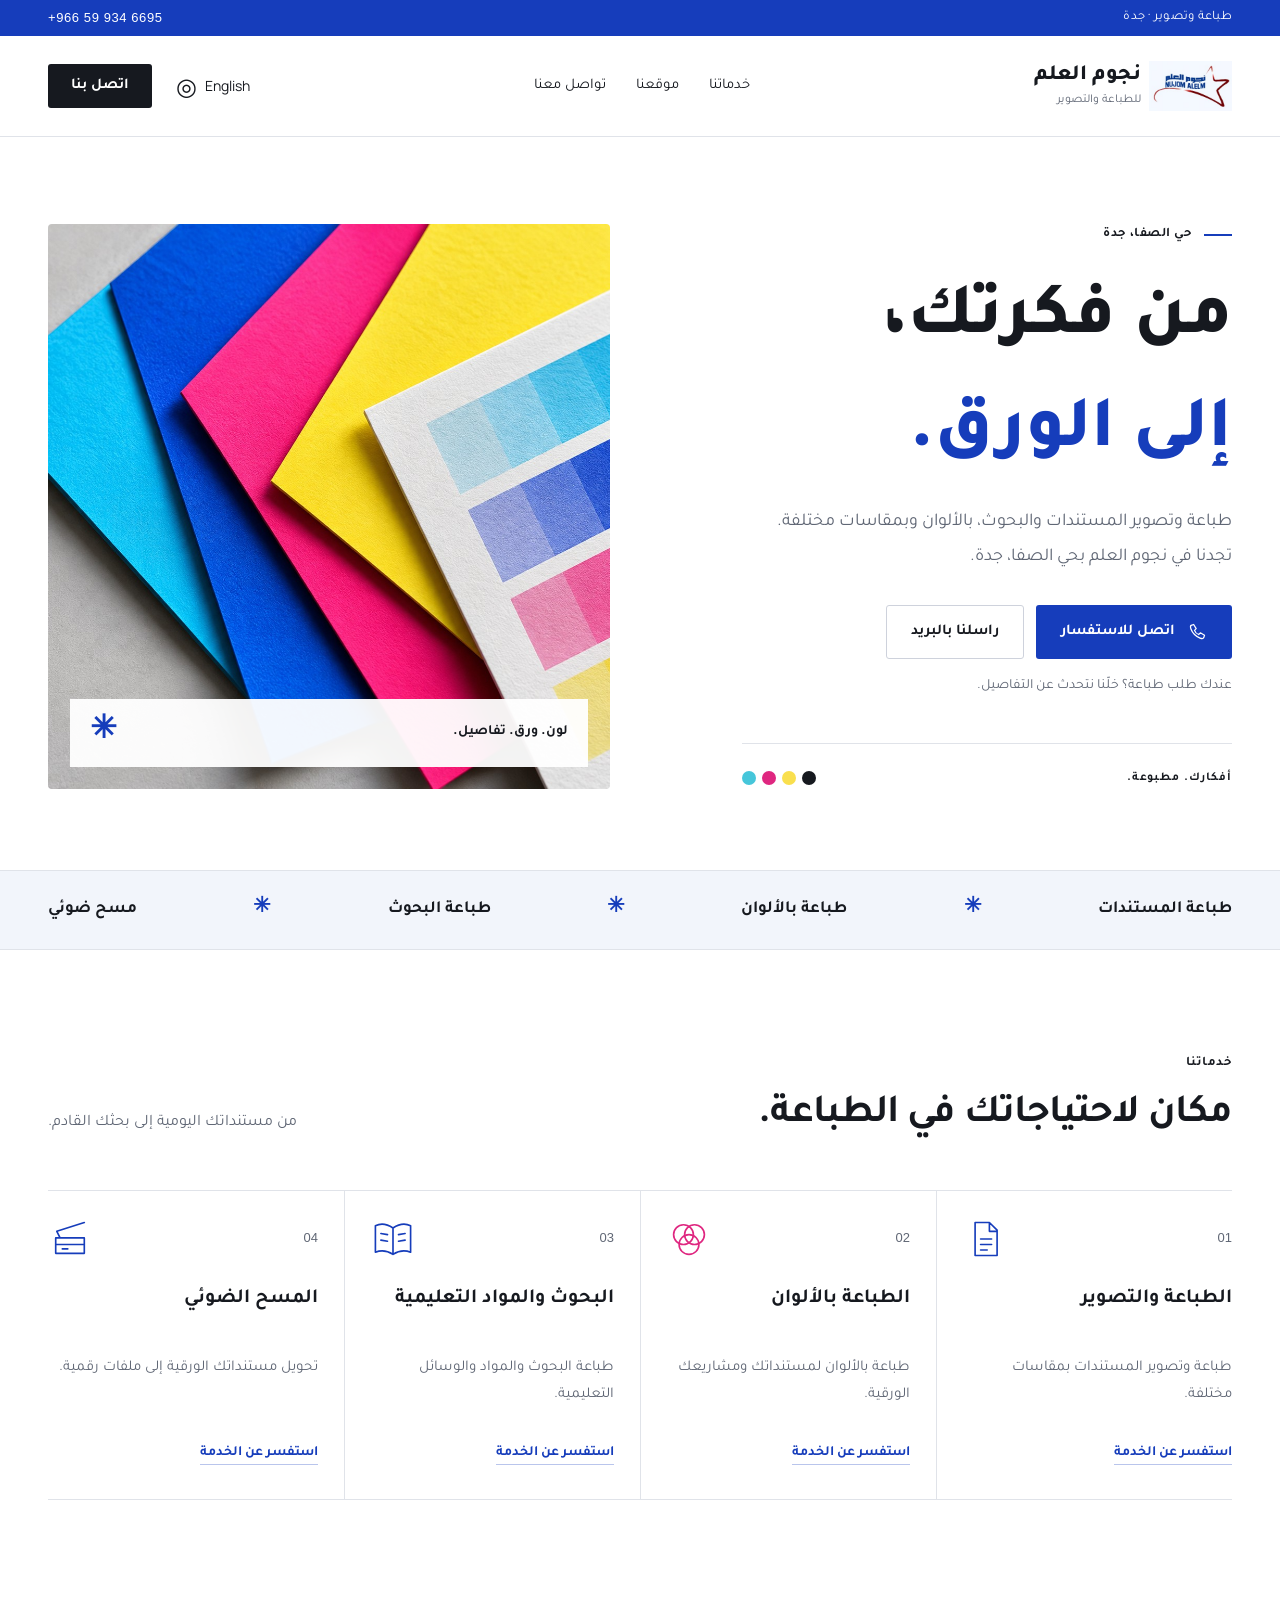
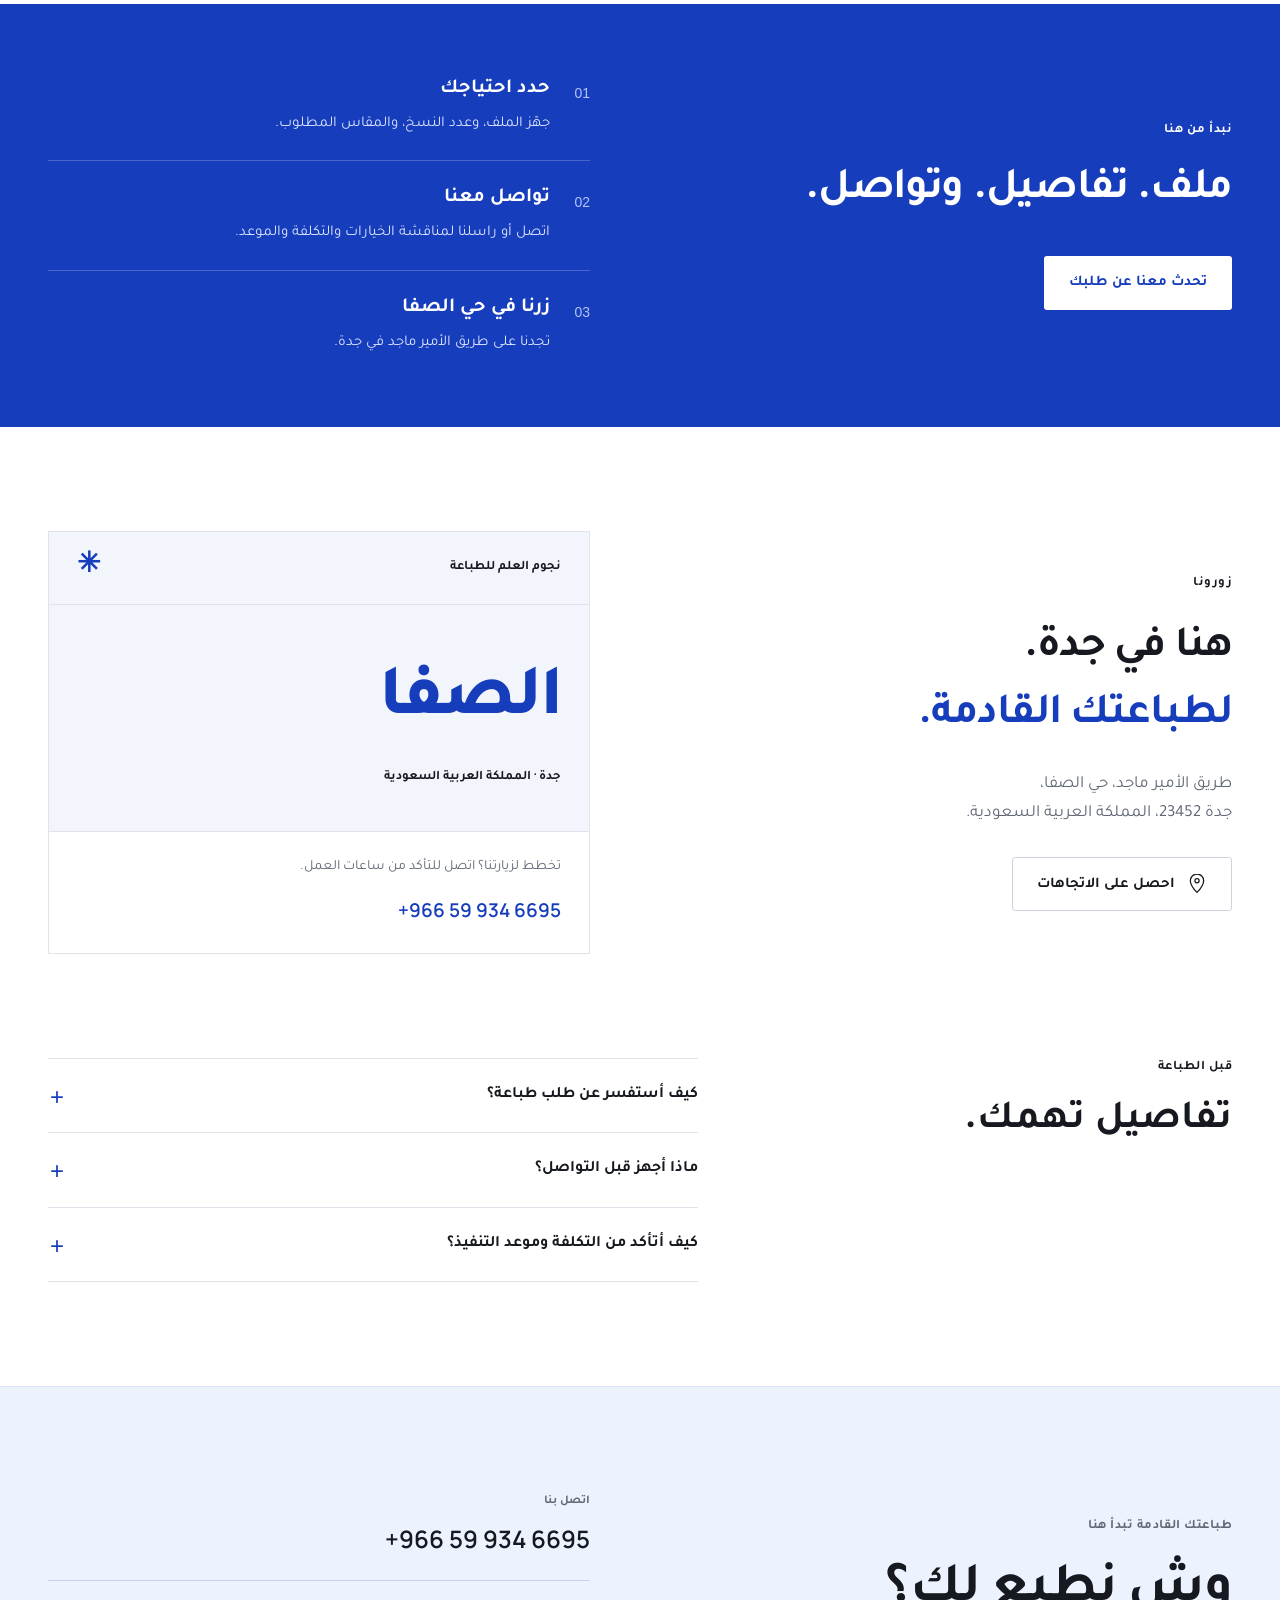
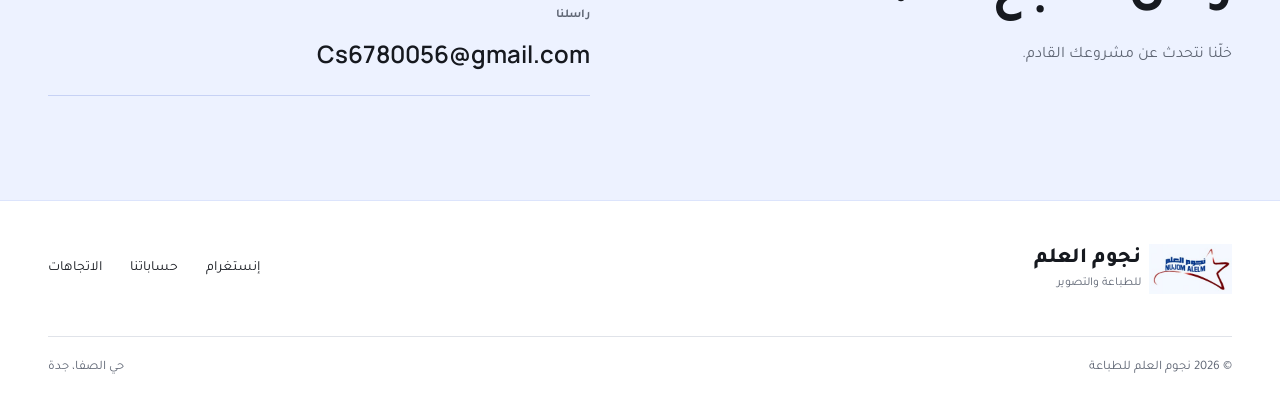
<file: index.html>
<!doctype html>
<html lang="ar" dir="rtl">
<head>
  <meta charset="utf-8">
  <meta name="viewport" content="width=device-width, initial-scale=1">
  <meta name="theme-color" content="#163dbb">
  <title>نجوم العلم للطباعة | طباعة وتصوير في جدة</title>
  <meta name="description" content="نجوم العلم للطباعة في حي الصفا، جدة. طباعة وتصوير المستندات والبحوث والطباعة بالألوان والمسح الضوئي. اتصل بنا أو تواصل بالبريد الإلكتروني.">
  <link rel="icon" type="image/svg+xml" href="data:image/svg+xml,%3Csvg%20xmlns='http://www.w3.org/2000/svg'%20viewBox='0%200%2032%2032'%3E%3Crect%20width='32'%20height='32'%20rx='6'%20fill='%23163dbb'/%3E%3Cpath%20d='m16%205%203%207%208%201-6%205%202%208-7-4-7%204%202-8-6-5%208-1z'%20fill='white'/%3E%3C/svg%3E">
  <link rel="stylesheet" href="assets/fonts.css">
  <link rel="stylesheet" href="styles.css">
  <script src="script.js" defer></script>
<link rel="alternate" hreflang="ar" href="https://nujom-al-elm-printing.jone77.chatgpt.site/"><link rel="alternate" hreflang="en" href="https://nujom-al-elm-printing.jone77.chatgpt.site/en/index.html"><link rel="alternate" hreflang="x-default" href="https://nujom-al-elm-printing.jone77.chatgpt.site/"><link rel="canonical" href="https://nujom-al-elm-printing.jone77.chatgpt.site/"></head>
<body>
  <a class="skip-link" href="#main" data-en="Skip to content">انتقل إلى المحتوى</a>
  <div class="topline"><div class="container topline-inner"><span data-en="PRINTING &amp; COPYING · JEDDAH">طباعة وتصوير · جدة</span><a href="tel:+966599346695"><bdi>+966 59 934 6695</bdi></a></div></div>
  <header class="header">
    <div class="container nav-bar">
      <a class="brand" href="#" aria-label="نجوم العلم للطباعة" data-en-aria="Nujom Al Elm Printing"><img src="assets/logo.png" width="96" height="68" alt="شعار نجوم العلم" data-en-alt="Nujom Al Elm logo"><span><strong data-en="Nujom Al Elm">نجوم العلم</strong><small data-en="PRINTING &amp; COPYING">للطباعة والتصوير</small></span></a>
      <nav id="navigation" aria-label="التنقل الرئيسي" data-en-aria="Main navigation"><a href="#services" data-en="Our services">خدماتنا</a><a href="#visit" data-en="Find us">موقعنا</a><a href="#contact" data-en="Contact">تواصل معنا</a></nav>
      <div class="nav-actions"><a class="language" href="en/index.html" lang="en" hreflang="en" aria-label="View this website in English">English <span aria-hidden="true">◎</span></a><a class="button nav-call" href="tel:+966599346695" data-en="Call us">اتصل بنا</a><button class="menu-toggle" type="button" aria-controls="navigation" aria-expanded="false" aria-label="فتح القائمة" data-en-aria="Open menu"><span></span><span></span></button></div>
    </div>
  </header>
  <main id="main">
    <section class="hero container">
      <div class="hero-copy">
        <div class="eyebrow"><span class="small-line"></span><span data-en="AL SAFA, JEDDAH">حي الصفا، جدة</span></div>
        <h1><span data-en="From your idea,">من فكرتك،</span><br><span class="blue" data-en="to the page.">إلى الورق.</span></h1>
        <p class="hero-description" data-en="Document copying, research printing and color printing in different sizes. Visit Nujom Al Elm in Al Safa, Jeddah.">طباعة وتصوير المستندات والبحوث، بالألوان وبمقاسات مختلفة. تجدنا في نجوم العلم بحي الصفا، جدة.</p>
        <div class="hero-actions"><a class="button button-blue" href="tel:+966599346695"><svg aria-hidden="true" viewbox="0 0 24 24"><path d="M8 3 5 4c-2 1 0 7 4 11s10 6 11 4l1-3-5-3-2 2c-3-1-4-2-5-5l2-2z"></path></svg><span data-en="Call for enquiries">اتصل للاستفسار</span></a><a class="button button-outline email-link" href="mailto:Cs6780056@gmail.com" data-en="Email us">راسلنا بالبريد</a></div>
        <p class="hero-note" data-en="Have a print job in mind? Let's talk about it.">عندك طلب طباعة؟ خلّنا نتحدث عن التفاصيل.</p>
        <div class="hero-bottom"><span data-en="YOUR IDEAS. IN PRINT.">أفكارك. مطبوعة.</span><div class="color-dots" aria-hidden="true"><i></i><i></i><i></i><i></i></div></div>
      </div>
      <figure class="hero-visual"><img src="assets/print-paper.jpg" alt="عينات ورق وألوان للطباعة، صورة توضيحية" data-en-alt="Illustrative paper samples and printing colors" width="1400" height="1050" fetchpriority="high"><figcaption><span data-en="COLOR. PAPER. DETAIL.">لون. ورق. تفاصيل.</span><span class="caption-mark" aria-hidden="true">✳</span></figcaption></figure>
    </section>
    <div class="service-band"><div class="container"><span data-en="Document printing">طباعة المستندات</span><i aria-hidden="true">✳</i><span data-en="Color printing">طباعة بالألوان</span><i aria-hidden="true">✳</i><span data-en="Research printing">طباعة البحوث</span><i aria-hidden="true">✳</i><span data-en="Scanning">مسح ضوئي</span></div></div>
    <section id="services" class="services container section-space">
      <div class="section-heading"><div><p class="eyebrow" data-en="WHAT WE DO">خدماتنا</p><h2 data-en="A place for your printing needs.">مكان لاحتياجاتك في الطباعة.</h2></div><p data-en="From everyday documents to your next research project.">من مستنداتك اليومية إلى بحثك القادم.</p></div>
      <div class="service-grid">
        <article class="service"><div class="service-top"><span class="service-number">01</span><svg aria-hidden="true" viewbox="0 0 40 40"><path d="M11 5h13l7 7v23H11zM24 5v8h7M16 20h10M16 25h10M16 30h6"></path></svg></div><h3 data-en="Printing &amp; copying">الطباعة والتصوير</h3><p data-en="Print and copy documents in different sizes.">طباعة وتصوير المستندات بمقاسات مختلفة.</p><a class="service-link email-link" href="mailto:Cs6780056@gmail.com" data-en="Ask about this service">استفسر عن الخدمة</a></article>
        <article class="service"><div class="service-top"><span class="service-number">02</span><svg aria-hidden="true" viewbox="0 0 40 40"><circle cx="15" cy="16" r="9"></circle><circle cx="25" cy="16" r="9"></circle><circle cx="20" cy="25" r="9"></circle></svg></div><h3 data-en="Color printing">الطباعة بالألوان</h3><p data-en="Color printing for your documents and paper projects.">طباعة بالألوان لمستنداتك ومشاريعك الورقية.</p><a class="service-link email-link" href="mailto:Cs6780056@gmail.com" data-en="Ask about this service">استفسر عن الخدمة</a></article>
        <article class="service"><div class="service-top"><span class="service-number">03</span><svg aria-hidden="true" viewbox="0 0 40 40"><path d="M20 10c-6-4-12-4-16-2v24c5-2 10-2 16 2 6-4 11-4 16-2V8c-4-2-10-2-16 2zM20 10v24M9 15l6 1M25 16l6-1M9 21l6 1M25 22l6-1"></path></svg></div><h3 data-en="Research &amp; educational materials">البحوث والمواد التعليمية</h3><p data-en="Printing for research papers and educational materials.">طباعة البحوث والمواد والوسائل التعليمية.</p><a class="service-link email-link" href="mailto:Cs6780056@gmail.com" data-en="Ask about this service">استفسر عن الخدمة</a></article>
        <article class="service"><div class="service-top"><span class="service-number">04</span><svg aria-hidden="true" viewbox="0 0 40 40"><path d="m8 13 25-8M7 19h26v14H7zM7 25h26M13 29h5M11 19l-3-6"></path></svg></div><h3 data-en="Document scanning">المسح الضوئي</h3><p data-en="Scan your paper documents into digital files.">تحويل مستنداتك الورقية إلى ملفات رقمية.</p><a class="service-link email-link" href="mailto:Cs6780056@gmail.com" data-en="Ask about this service">استفسر عن الخدمة</a></article>
      </div>
    </section>
    <section class="getting-started"><div class="container getting-inner"><div><p class="eyebrow" data-en="LET'S GET STARTED">نبدأ من هنا</p><h2 data-en="A file. A few details. A conversation.">ملف. تفاصيل. وتواصل.</h2><a href="mailto:Cs6780056@gmail.com" class="button button-white email-link" data-en="Discuss your print job">تحدث معنا عن طلبك</a></div><ol class="steps"><li><span>01</span><div><h3 data-en="Tell us what you need">حدد احتياجك</h3><p data-en="Have your file, quantity and preferred size ready.">جهّز الملف، وعدد النسخ، والمقاس المطلوب.</p></div></li><li><span>02</span><div><h3 data-en="Get in touch">تواصل معنا</h3><p data-en="Call or email to discuss options, pricing and timing.">اتصل أو راسلنا لمناقشة الخيارات والتكلفة والموعد.</p></div></li><li><span>03</span><div><h3 data-en="Visit us in Al Safa">زرنا في حي الصفا</h3><p data-en="Find us on Prince Majid Road in Jeddah.">تجدنا على طريق الأمير ماجد في جدة.</p></div></li></ol></div></section>
    <section id="visit" class="visit container section-space"><div class="visit-info"><p class="eyebrow" data-en="COME BY">زورونا</p><h2><span data-en="Here in Jeddah.">هنا في جدة.</span><br><span class="blue" data-en="Here for your next print.">لطباعتك القادمة.</span></h2><p class="visit-address" data-en="Prince Majid Road, Al Safa, Jeddah 23452, Saudi Arabia.">طريق الأمير ماجد، حي الصفا،<br>جدة 23452، المملكة العربية السعودية.</p><a class="button button-outline" href="https://maps.app.goo.gl/NHnNZzVCwmrhr8Do6" target="_blank" rel="noopener noreferrer"><svg aria-hidden="true" viewbox="0 0 24 24"><path d="M12 22s8-8 8-14a8 8 0 0 0-16 0c0 6 8 14 8 14z"></path><circle cx="12" cy="8" r="2.5"></circle></svg><span data-en="Get directions">احصل على الاتجاهات</span></a></div><div class="visit-card"><div class="visit-card-top"><span data-en="NUJOM AL ELM PRINTING">نجوم العلم للطباعة</span><span aria-hidden="true">✳</span></div><div class="visit-card-main"><span class="location-large" data-en="Al Safa">الصفا</span><span data-en="JEDDAH · SAUDI ARABIA">جدة · المملكة العربية السعودية</span></div><div class="visit-card-bottom"><p data-en="Planning a visit? Call to confirm opening hours.">تخطط لزيارتنا؟ اتصل للتأكد من ساعات العمل.</p><a href="tel:+966599346695" dir="ltr">+966 59 934 6695</a></div></div></section>
    <section class="faq container"><div><p class="eyebrow" data-en="BEFORE YOU PRINT">قبل الطباعة</p><h2 data-en="A few useful details.">تفاصيل تهمك.</h2></div><div class="faq-list"><details><summary data-en="How can I enquire about a print job?">كيف أستفسر عن طلب طباعة؟</summary><p data-en="Call +966 59 934 6695 or email Cs6780056@gmail.com with your file details and the number of copies you need.">اتصل على <bdi>+966 59 934 6695</bdi> أو راسلنا على <bdi>Cs6780056@gmail.com</bdi> مع تفاصيل الملف وعدد النسخ المطلوبة.</p></details><details><summary data-en="What should I prepare before getting in touch?">ماذا أجهز قبل التواصل؟</summary><p data-en="Keep your file, quantity, size and color preference ready. Ask the team which file format suits your job.">جهّز الملف، وعدد النسخ، والمقاس، وخيار الطباعة الملونة أو العادية. اسأل الفريق عن صيغة الملف المناسبة لطلبك.</p></details><details><summary data-en="How do I confirm the price and completion time?">كيف أتأكد من التكلفة وموعد التنفيذ؟</summary><p data-en="Contact the team to confirm the price and timing for your specific job before placing an order.">تواصل مع الفريق لتأكيد التكلفة وموعد التنفيذ المناسب لطلبك قبل الاتفاق.</p></details></div></section>
    <section id="contact" class="contact section-space"><div class="container contact-inner"><div><p class="eyebrow" data-en="YOUR NEXT PRINT STARTS HERE">طباعتك القادمة تبدأ هنا</p><h2 data-en="What are we printing?">وش نطبع لك؟</h2><p data-en="Let's talk about your next project.">خلّنا نتحدث عن مشروعك القادم.</p></div><div class="contact-links"><a href="tel:+966599346695"><span data-en="CALL US">اتصل بنا</span><strong dir="ltr">+966 59 934 6695</strong></a><a href="mailto:Cs6780056@gmail.com" class="email-link"><span data-en="EMAIL US">راسلنا</span><strong dir="ltr">Cs6780056@gmail.com</strong></a></div></div></section>
  </main>
  <footer class="footer"><div class="container footer-main"><div class="brand footer-brand"><img src="assets/logo.png" alt="شعار نجوم العلم" data-en-alt="Nujom Al Elm logo" width="96" height="68"><span><strong data-en="Nujom Al Elm">نجوم العلم</strong><small data-en="PRINTING &amp; COPYING">للطباعة والتصوير</small></span></div><div class="footer-links"><a href="https://www.instagram.com/nujom.alelm" target="_blank" rel="noopener noreferrer" data-en="Instagram">إنستغرام</a><a href="https://linktr.ee/nujomalelm" target="_blank" rel="noopener noreferrer" data-en="Our social links">حساباتنا</a><a href="https://maps.app.goo.gl/NHnNZzVCwmrhr8Do6" target="_blank" rel="noopener noreferrer" data-en="Directions">الاتجاهات</a></div></div><div class="container footer-bottom"><span data-en="© 2026 Nujom Al Elm Printing">© 2026 نجوم العلم للطباعة</span><span data-en="Al Safa, Jeddah">حي الصفا، جدة</span></div></footer>
  <div class="mobile-actions"><a href="tel:+966599346695" data-en="Call us">اتصل بنا</a><a class="email-link" href="mailto:Cs6780056@gmail.com" data-en="Email us">راسلنا بالبريد</a></div>
</body>
</html>
</file>
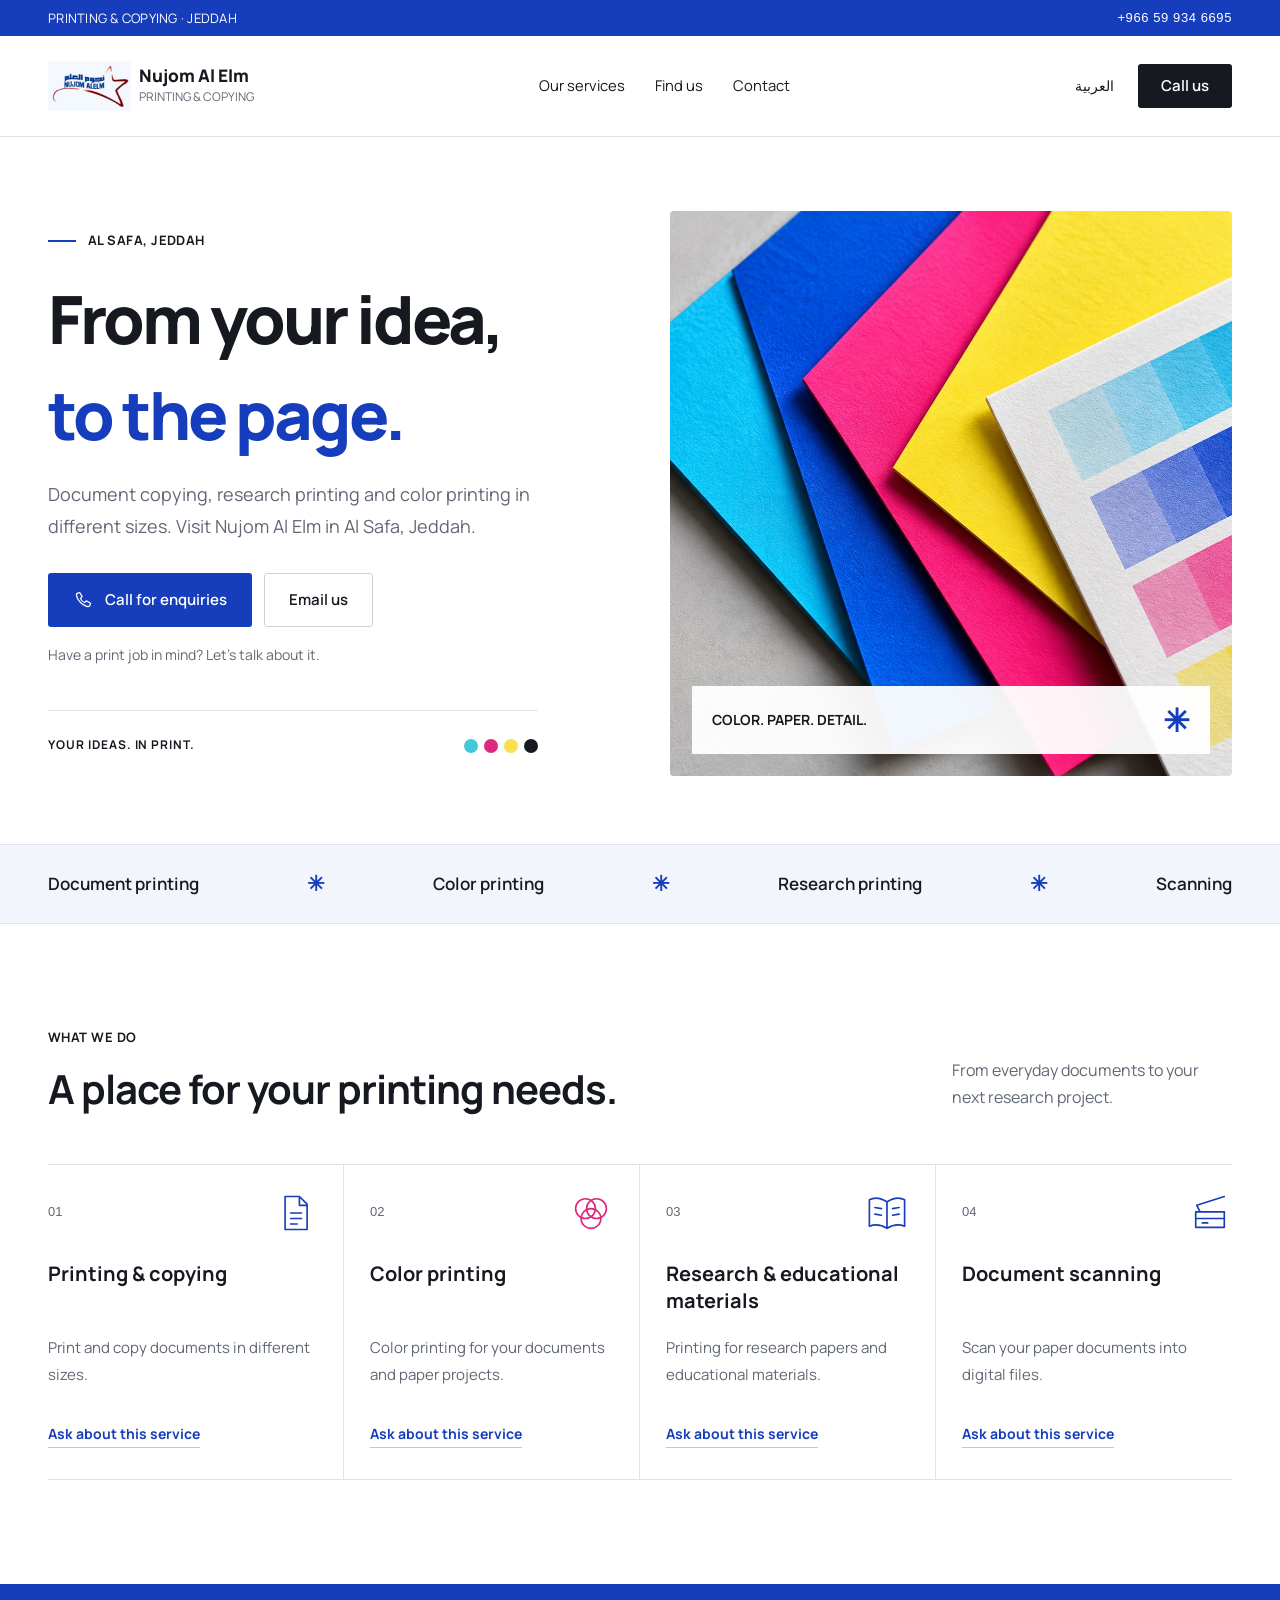
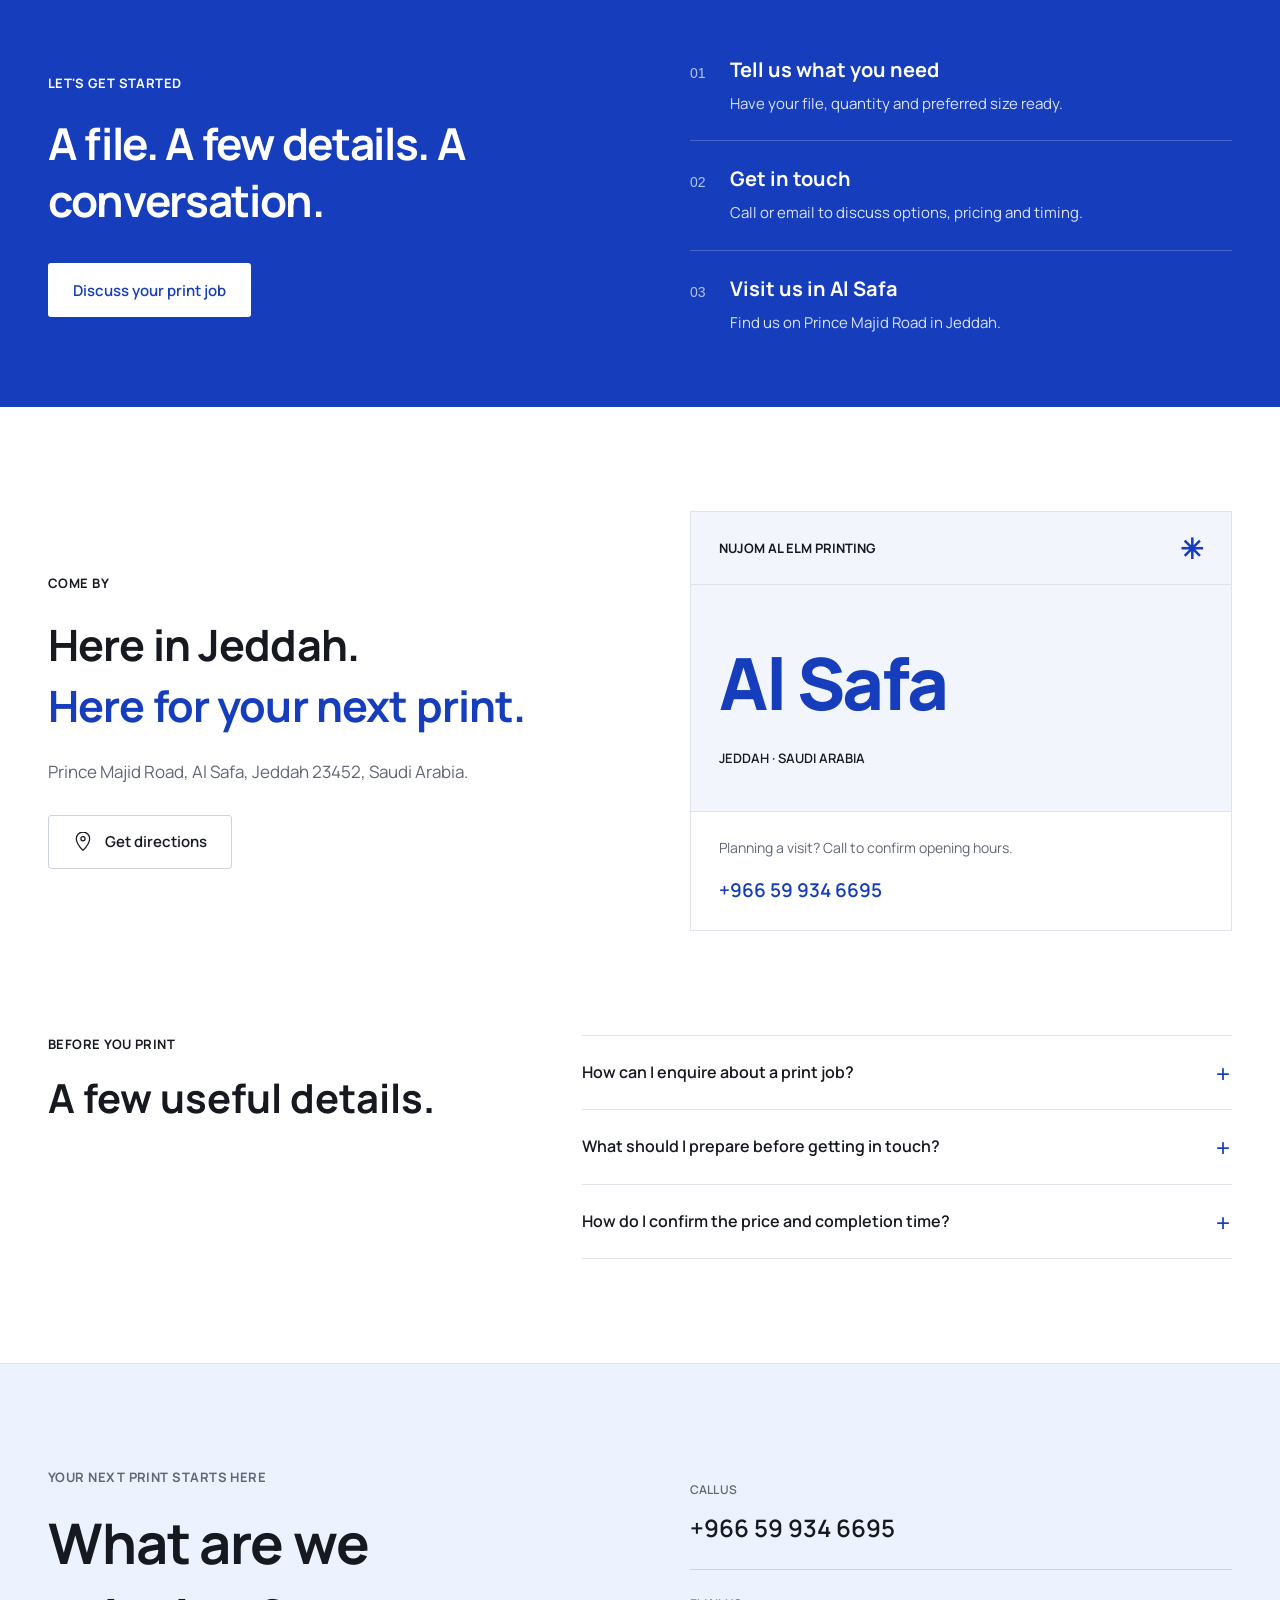
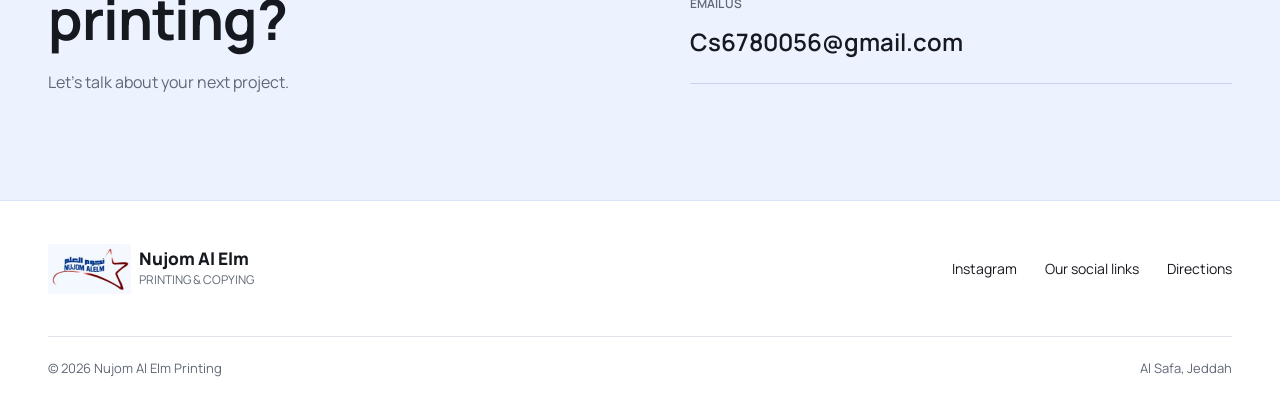
<file: en/index.html>
<!doctype html>
<html lang="en" dir="ltr">
<head>
  <meta charset="utf-8">
  <meta name="viewport" content="width=device-width, initial-scale=1">
  <meta name="theme-color" content="#163dbb">
  <title>Nujom Al Elm Printing | Printing &amp; Copying in Jeddah</title>
  <meta name="description" content="Document printing, copying, color printing and scanning at Nujom Al Elm Printing in Al Safa, Jeddah. Call or email to discuss your print job.">
  <link rel="icon" type="image/svg+xml" href="data:image/svg+xml,%3Csvg%20xmlns='http://www.w3.org/2000/svg'%20viewBox='0%200%2032%2032'%3E%3Crect%20width='32'%20height='32'%20rx='6'%20fill='%23163dbb'/%3E%3Cpath%20d='m16%205%203%207%208%201-6%205%202%208-7-4-7%204%202-8-6-5%208-1z'%20fill='white'/%3E%3C/svg%3E">
  <link rel="stylesheet" href="../assets/fonts.css">
  <link rel="stylesheet" href="../styles.css">
  <script src="../script.js" defer></script>
<link rel="alternate" hreflang="ar" href="https://nujom-al-elm-printing.jone77.chatgpt.site/"><link rel="alternate" hreflang="en" href="https://nujom-al-elm-printing.jone77.chatgpt.site/en/index.html"><link rel="alternate" hreflang="x-default" href="https://nujom-al-elm-printing.jone77.chatgpt.site/"><link rel="canonical" href="https://nujom-al-elm-printing.jone77.chatgpt.site/en/index.html"></head>
<body>
  <a class="skip-link" href="#main" data-en="Skip to content">Skip to content</a>
  <div class="topline"><div class="container topline-inner"><span data-en="PRINTING &amp; COPYING · JEDDAH">PRINTING &amp; COPYING · JEDDAH</span><a href="tel:+966599346695"><bdi>+966 59 934 6695</bdi></a></div></div>
  <header class="header">
    <div class="container nav-bar">
      <a class="brand" href="#" aria-label="Nujom Al Elm Printing" data-en-aria="Nujom Al Elm Printing"><img src="../assets/logo.png" width="96" height="68" alt="Nujom Al Elm logo" data-en-alt="Nujom Al Elm logo"><span><strong data-en="Nujom Al Elm">Nujom Al Elm</strong><small data-en="PRINTING &amp; COPYING">PRINTING &amp; COPYING</small></span></a>
      <nav id="navigation" aria-label="Main navigation" data-en-aria="Main navigation"><a href="#services" data-en="Our services">Our services</a><a href="#visit" data-en="Find us">Find us</a><a href="#contact" data-en="Contact">Contact</a></nav>
      <div class="nav-actions"><a class="language" href="../index.html" lang="ar" hreflang="ar" aria-label="عرض الموقع بالعربية">العربية</a><a class="button nav-call" href="tel:+966599346695" data-en="Call us">Call us</a><button class="menu-toggle" type="button" aria-controls="navigation" aria-expanded="false" aria-label="Open menu" data-en-aria="Open menu"><span></span><span></span></button></div>
    </div>
  </header>
  <main id="main">
    <section class="hero container">
      <div class="hero-copy">
        <div class="eyebrow"><span class="small-line"></span><span data-en="AL SAFA, JEDDAH">AL SAFA, JEDDAH</span></div>
        <h1><span data-en="From your idea,">From your idea,</span><br><span class="blue" data-en="to the page.">to the page.</span></h1>
        <p class="hero-description" data-en="Document copying, research printing and color printing in different sizes. Visit Nujom Al Elm in Al Safa, Jeddah.">Document copying, research printing and color printing in different sizes. Visit Nujom Al Elm in Al Safa, Jeddah.</p>
        <div class="hero-actions"><a class="button button-blue" href="tel:+966599346695"><svg aria-hidden="true" viewbox="0 0 24 24"><path d="M8 3 5 4c-2 1 0 7 4 11s10 6 11 4l1-3-5-3-2 2c-3-1-4-2-5-5l2-2z"></path></svg><span data-en="Call for enquiries">Call for enquiries</span></a><a class="button button-outline email-link" href="mailto:Cs6780056@gmail.com" data-en="Email us">Email us</a></div>
        <p class="hero-note" data-en="Have a print job in mind? Let's talk about it.">Have a print job in mind? Let's talk about it.</p>
        <div class="hero-bottom"><span data-en="YOUR IDEAS. IN PRINT.">YOUR IDEAS. IN PRINT.</span><div class="color-dots" aria-hidden="true"><i></i><i></i><i></i><i></i></div></div>
      </div>
      <figure class="hero-visual"><img src="../assets/print-paper.jpg" alt="Illustrative paper samples and printing colors" data-en-alt="Illustrative paper samples and printing colors" width="1400" height="1050" fetchpriority="high"><figcaption><span data-en="COLOR. PAPER. DETAIL.">COLOR. PAPER. DETAIL.</span><span class="caption-mark" aria-hidden="true">✳</span></figcaption></figure>
    </section>
    <div class="service-band"><div class="container"><span data-en="Document printing">Document printing</span><i aria-hidden="true">✳</i><span data-en="Color printing">Color printing</span><i aria-hidden="true">✳</i><span data-en="Research printing">Research printing</span><i aria-hidden="true">✳</i><span data-en="Scanning">Scanning</span></div></div>
    <section id="services" class="services container section-space">
      <div class="section-heading"><div><p class="eyebrow" data-en="WHAT WE DO">WHAT WE DO</p><h2 data-en="A place for your printing needs.">A place for your printing needs.</h2></div><p data-en="From everyday documents to your next research project.">From everyday documents to your next research project.</p></div>
      <div class="service-grid">
        <article class="service"><div class="service-top"><span class="service-number">01</span><svg aria-hidden="true" viewbox="0 0 40 40"><path d="M11 5h13l7 7v23H11zM24 5v8h7M16 20h10M16 25h10M16 30h6"></path></svg></div><h3 data-en="Printing &amp; copying">Printing &amp; copying</h3><p data-en="Print and copy documents in different sizes.">Print and copy documents in different sizes.</p><a class="service-link email-link" href="mailto:Cs6780056@gmail.com" data-en="Ask about this service">Ask about this service</a></article>
        <article class="service"><div class="service-top"><span class="service-number">02</span><svg aria-hidden="true" viewbox="0 0 40 40"><circle cx="15" cy="16" r="9"></circle><circle cx="25" cy="16" r="9"></circle><circle cx="20" cy="25" r="9"></circle></svg></div><h3 data-en="Color printing">Color printing</h3><p data-en="Color printing for your documents and paper projects.">Color printing for your documents and paper projects.</p><a class="service-link email-link" href="mailto:Cs6780056@gmail.com" data-en="Ask about this service">Ask about this service</a></article>
        <article class="service"><div class="service-top"><span class="service-number">03</span><svg aria-hidden="true" viewbox="0 0 40 40"><path d="M20 10c-6-4-12-4-16-2v24c5-2 10-2 16 2 6-4 11-4 16-2V8c-4-2-10-2-16 2zM20 10v24M9 15l6 1M25 16l6-1M9 21l6 1M25 22l6-1"></path></svg></div><h3 data-en="Research &amp; educational materials">Research &amp; educational materials</h3><p data-en="Printing for research papers and educational materials.">Printing for research papers and educational materials.</p><a class="service-link email-link" href="mailto:Cs6780056@gmail.com" data-en="Ask about this service">Ask about this service</a></article>
        <article class="service"><div class="service-top"><span class="service-number">04</span><svg aria-hidden="true" viewbox="0 0 40 40"><path d="m8 13 25-8M7 19h26v14H7zM7 25h26M13 29h5M11 19l-3-6"></path></svg></div><h3 data-en="Document scanning">Document scanning</h3><p data-en="Scan your paper documents into digital files.">Scan your paper documents into digital files.</p><a class="service-link email-link" href="mailto:Cs6780056@gmail.com" data-en="Ask about this service">Ask about this service</a></article>
      </div>
    </section>
    <section class="getting-started"><div class="container getting-inner"><div><p class="eyebrow" data-en="LET'S GET STARTED">LET'S GET STARTED</p><h2 data-en="A file. A few details. A conversation.">A file. A few details. A conversation.</h2><a href="mailto:Cs6780056@gmail.com" class="button button-white email-link" data-en="Discuss your print job">Discuss your print job</a></div><ol class="steps"><li><span>01</span><div><h3 data-en="Tell us what you need">Tell us what you need</h3><p data-en="Have your file, quantity and preferred size ready.">Have your file, quantity and preferred size ready.</p></div></li><li><span>02</span><div><h3 data-en="Get in touch">Get in touch</h3><p data-en="Call or email to discuss options, pricing and timing.">Call or email to discuss options, pricing and timing.</p></div></li><li><span>03</span><div><h3 data-en="Visit us in Al Safa">Visit us in Al Safa</h3><p data-en="Find us on Prince Majid Road in Jeddah.">Find us on Prince Majid Road in Jeddah.</p></div></li></ol></div></section>
    <section id="visit" class="visit container section-space"><div class="visit-info"><p class="eyebrow" data-en="COME BY">COME BY</p><h2><span data-en="Here in Jeddah.">Here in Jeddah.</span><br><span class="blue" data-en="Here for your next print.">Here for your next print.</span></h2><p class="visit-address" data-en="Prince Majid Road, Al Safa, Jeddah 23452, Saudi Arabia.">Prince Majid Road, Al Safa, Jeddah 23452, Saudi Arabia.</p><a class="button button-outline" href="https://maps.app.goo.gl/NHnNZzVCwmrhr8Do6" target="_blank" rel="noopener noreferrer"><svg aria-hidden="true" viewbox="0 0 24 24"><path d="M12 22s8-8 8-14a8 8 0 0 0-16 0c0 6 8 14 8 14z"></path><circle cx="12" cy="8" r="2.5"></circle></svg><span data-en="Get directions">Get directions</span></a></div><div class="visit-card"><div class="visit-card-top"><span data-en="NUJOM AL ELM PRINTING">NUJOM AL ELM PRINTING</span><span aria-hidden="true">✳</span></div><div class="visit-card-main"><span class="location-large" data-en="Al Safa">Al Safa</span><span data-en="JEDDAH · SAUDI ARABIA">JEDDAH · SAUDI ARABIA</span></div><div class="visit-card-bottom"><p data-en="Planning a visit? Call to confirm opening hours.">Planning a visit? Call to confirm opening hours.</p><a href="tel:+966599346695" dir="ltr">+966 59 934 6695</a></div></div></section>
    <section class="faq container"><div><p class="eyebrow" data-en="BEFORE YOU PRINT">BEFORE YOU PRINT</p><h2 data-en="A few useful details.">A few useful details.</h2></div><div class="faq-list"><details><summary data-en="How can I enquire about a print job?">How can I enquire about a print job?</summary><p data-en="Call +966 59 934 6695 or email Cs6780056@gmail.com with your file details and the number of copies you need.">Call +966 59 934 6695 or email Cs6780056@gmail.com with your file details and the number of copies you need.</p></details><details><summary data-en="What should I prepare before getting in touch?">What should I prepare before getting in touch?</summary><p data-en="Keep your file, quantity, size and color preference ready. Ask the team which file format suits your job.">Keep your file, quantity, size and color preference ready. Ask the team which file format suits your job.</p></details><details><summary data-en="How do I confirm the price and completion time?">How do I confirm the price and completion time?</summary><p data-en="Contact the team to confirm the price and timing for your specific job before placing an order.">Contact the team to confirm the price and timing for your specific job before placing an order.</p></details></div></section>
    <section id="contact" class="contact section-space"><div class="container contact-inner"><div><p class="eyebrow" data-en="YOUR NEXT PRINT STARTS HERE">YOUR NEXT PRINT STARTS HERE</p><h2 data-en="What are we printing?">What are we printing?</h2><p data-en="Let's talk about your next project.">Let's talk about your next project.</p></div><div class="contact-links"><a href="tel:+966599346695"><span data-en="CALL US">CALL US</span><strong dir="ltr">+966 59 934 6695</strong></a><a href="mailto:Cs6780056@gmail.com" class="email-link"><span data-en="EMAIL US">EMAIL US</span><strong dir="ltr">Cs6780056@gmail.com</strong></a></div></div></section>
  </main>
  <footer class="footer"><div class="container footer-main"><div class="brand footer-brand"><img src="../assets/logo.png" alt="Nujom Al Elm logo" data-en-alt="Nujom Al Elm logo" width="96" height="68"><span><strong data-en="Nujom Al Elm">Nujom Al Elm</strong><small data-en="PRINTING &amp; COPYING">PRINTING &amp; COPYING</small></span></div><div class="footer-links"><a href="https://www.instagram.com/nujom.alelm" target="_blank" rel="noopener noreferrer" data-en="Instagram">Instagram</a><a href="https://linktr.ee/nujomalelm" target="_blank" rel="noopener noreferrer" data-en="Our social links">Our social links</a><a href="https://maps.app.goo.gl/NHnNZzVCwmrhr8Do6" target="_blank" rel="noopener noreferrer" data-en="Directions">Directions</a></div></div><div class="container footer-bottom"><span data-en="© 2026 Nujom Al Elm Printing">© 2026 Nujom Al Elm Printing</span><span data-en="Al Safa, Jeddah">Al Safa, Jeddah</span></div></footer>
  <div class="mobile-actions"><a href="tel:+966599346695" data-en="Call us">Call us</a><a class="email-link" href="mailto:Cs6780056@gmail.com" data-en="Email us">Email us</a></div>
</body>
</html>
</file>
<file: assets/fonts.css>
@font-face {
  font-family: 'Nujom Arabic';
  font-style: normal;
  font-weight: 400;
  font-display: swap;
  src: url(ar-0.woff2) format('truetype');
}
@font-face {
  font-family: 'Nujom Arabic';
  font-style: normal;
  font-weight: 500;
  font-display: swap;
  src: url(ar-1.woff2) format('truetype');
}
@font-face {
  font-family: 'Nujom Arabic';
  font-style: normal;
  font-weight: 700;
  font-display: swap;
  src: url(ar-2.woff2) format('truetype');
}
@font-face {
  font-family: 'Nujom Arabic';
  font-style: normal;
  font-weight: 800;
  font-display: swap;
  src: url(ar-3.woff2) format('truetype');
}

@font-face {
  font-family: 'Nujom Latin';
  font-style: normal;
  font-weight: 400;
  font-display: swap;
  src: url(en-0.woff2) format('truetype');
}
@font-face {
  font-family: 'Nujom Latin';
  font-style: normal;
  font-weight: 500;
  font-display: swap;
  src: url(en-1.woff2) format('truetype');
}
@font-face {
  font-family: 'Nujom Latin';
  font-style: normal;
  font-weight: 600;
  font-display: swap;
  src: url(en-2.woff2) format('truetype');
}
@font-face {
  font-family: 'Nujom Latin';
  font-style: normal;
  font-weight: 700;
  font-display: swap;
  src: url(en-3.woff2) format('truetype');
}
@font-face {
  font-family: 'Nujom Latin';
  font-style: normal;
  font-weight: 800;
  font-display: swap;
  src: url(en-4.woff2) format('truetype');
}
</file>
<file: styles.css>
:root{--blue:#163dbb;--blue-dark:#102780;--ink:#16191f;--muted:#606775;--line:#e0e3e9;--paper:#f2f5fb;--magenta:#df2780;--yellow:#f9df4e;--cyan:#46c6da;--container:1240px;font-size:16px}*{box-sizing:border-box}html{scroll-behavior:smooth;scroll-padding-top:112px}body{margin:0;color:var(--ink);background:#fff;font-family:'Nujom Arabic','Tahoma',sans-serif;font-size:1rem;line-height:1.7;-webkit-font-smoothing:antialiased}html[lang=en] body{font-family:'Nujom Latin',Arial,sans-serif}a{color:inherit;text-decoration:none}button,a{-webkit-tap-highlight-color:transparent}a,button,summary{touch-action:manipulation}button{font:inherit}img{display:block;max-width:100%}h1,h2,h3,p,figure{margin:0}h1,h2,h3{line-height:1.35}a:focus-visible,button:focus-visible,summary:focus-visible{outline:3px solid var(--magenta);outline-offset:5px}.container{width:min(var(--container),calc(100% - 96px));margin-inline:auto}.section-space{padding-block:104px}.blue{color:var(--blue)}.skip-link{position:fixed;top:-70px;inset-inline-start:20px;z-index:100;padding:12px 20px;background:white;border:2px solid var(--blue)}.skip-link:focus{top:8px}.topline{background:var(--blue);color:white;font-size:.8125rem}.topline-inner{display:flex;align-items:center;justify-content:space-between;min-height:36px;gap:18px}.topline a{font-family:Arial,sans-serif;letter-spacing:.045em}.topline span{letter-spacing:.02em}.header{position:sticky;top:0;background:rgba(255,255,255,.96);backdrop-filter:blur(16px);z-index:20;border-bottom:1px solid var(--line)}.nav-bar{height:100px;display:flex;align-items:center;justify-content:space-between;gap:32px}.brand{display:flex;align-items:center;gap:8px;flex-shrink:0}.brand img{width:83px;height:61px;object-fit:cover;object-position:center;mix-blend-mode:multiply}.brand strong{display:block;font-weight:800;font-size:1.35rem;line-height:1.3}.brand small{display:block;color:var(--muted);font-size:.75rem;line-height:1.7}.nav-bar nav{display:flex;gap:30px;font-size:.925rem}.nav-bar nav a{transition:color .15s}.nav-bar nav a:hover,.footer-links a:hover{color:var(--blue)}.nav-actions{display:flex;align-items:center;gap:24px}.language{display:flex;align-items:center;gap:8px;font-family:'Nujom Latin',Arial,sans-serif;font-size:.875rem}.language span{font-size:1.5rem;line-height:1}.button{display:inline-flex;align-items:center;justify-content:center;gap:12px;min-height:54px;padding:12px 24px;font-weight:600;font-size:.9375rem;border:1px solid transparent;border-radius:3px;transition:background .18s,transform .18s,color .18s}.button:hover{transform:translateY(-2px)}.nav-call{min-height:44px;background:var(--ink);color:white;padding:8px 22px}.button-blue{background:var(--blue);color:#fff}.button-blue:hover{background:var(--blue-dark)}.button-outline{border-color:#ced2dc;background:transparent}.button-outline:hover{background:var(--paper);border-color:var(--blue)}.button-white{background:#fff;color:var(--blue)}.button svg{height:20px;width:20px;fill:none;stroke:currentColor;stroke-width:1.5;stroke-linejoin:round}.menu-toggle{display:none}.hero{display:grid;grid-template-columns:1fr 1fr;gap:60px;align-items:center;padding-block:74px 68px}.hero-copy{padding-block:14px}.eyebrow{font-size:.8125rem;font-weight:700;line-height:1.5;letter-spacing:.035em;display:flex;align-items:center;gap:12px}.small-line{width:28px;height:2px;background:var(--blue)}h1{font-size:clamp(3.2rem,5.2vw,5rem);font-weight:800;line-height:1.45;letter-spacing:-.045em;margin-block:20px 14px}html[lang=ar] h1{letter-spacing:0;line-height:1.55;font-size:clamp(3.2rem,5.7vw,5.35rem)}.hero-description{color:var(--muted);font-size:1.125rem;max-width:490px;line-height:1.95}.hero-actions{display:flex;gap:12px;flex-wrap:wrap;margin-top:30px}.hero-note{margin-top:16px;color:var(--muted);font-size:.875rem}.hero-bottom{margin-top:44px;padding-top:24px;border-top:1px solid var(--line);display:flex;align-items:center;justify-content:space-between;max-width:490px}.hero-bottom>span{font-size:.75rem;font-weight:700;letter-spacing:.08em}.color-dots{display:flex;gap:6px;direction:ltr}.color-dots i{width:14px;height:14px;border-radius:50%;background:var(--cyan)}.color-dots i:nth-child(2){background:var(--magenta)}.color-dots i:nth-child(3){background:var(--yellow)}.color-dots i:nth-child(4){background:var(--ink)}.hero-visual{height:565px;background:var(--paper);position:relative;overflow:hidden;border-radius:4px}.hero-visual>img{height:100%;width:100%;object-fit:cover}.hero-visual figcaption{position:absolute;bottom:22px;inset-inline:22px;display:flex;justify-content:space-between;align-items:center;background:rgba(255,255,255,.95);padding:18px 20px;min-height:68px;font-size:.875rem;font-weight:700}.caption-mark{font-size:2rem;color:var(--blue);line-height:1}.service-band{background:var(--paper);border-block:1px solid var(--line)}.service-band>.container{display:flex;justify-content:space-between;gap:22px;align-items:center;min-height:78px;font-size:1.0625rem;font-weight:600}.service-band i{font-style:normal;font-size:1.3rem;color:var(--blue)}.section-heading{display:flex;gap:40px;justify-content:space-between;align-items:flex-end;margin-bottom:48px}.section-heading h2{margin-top:14px;font-size:2.5rem;letter-spacing:-.025em}.section-heading>p{color:var(--muted);max-width:280px;padding-bottom:4px}.service-grid{display:grid;grid-template-columns:repeat(4,1fr);border-block:1px solid var(--line)}.service{padding:26px 26px 32px;border-inline-end:1px solid var(--line)}.service:first-child{padding-inline-start:0}.service:last-child{border-inline-end:0;padding-inline-end:0}.service-top{display:flex;align-items:center;justify-content:space-between;margin-bottom:25px}.service-number{color:var(--muted);font-family:Arial,sans-serif;font-size:.8125rem}.service svg{width:44px;height:44px;fill:none;stroke:var(--blue);stroke-width:1.5;stroke-linecap:round;stroke-linejoin:round}.service:nth-child(2) svg{stroke:var(--magenta)}.service h3{font-size:1.25rem;font-weight:700;min-height:54px}.service p{color:var(--muted);font-size:.9375rem;margin-block:14px 28px;min-height:58px;line-height:1.8}.service-link{font-size:.875rem;font-weight:700;color:var(--blue);border-bottom:1px solid #b9c5ec;padding-bottom:4px}.service-link:hover{border-color:var(--blue)}.getting-started{background:var(--blue);color:#fff;padding-block:72px}.getting-inner{display:grid;grid-template-columns:1fr 1fr;gap:100px;align-items:center}.getting-inner h2{font-size:2.75rem;margin-block:22px 34px;max-width:460px;letter-spacing:-.03em}.steps{list-style:none;padding:0;margin:0}.steps li{display:flex;gap:24px;padding-block:24px;border-top:1px solid #ffffff35}.steps li:first-child{border-top:0;padding-top:0}.steps li:last-child{padding-bottom:0}.steps li>span{font-family:Arial,sans-serif;font-size:.875rem;padding-top:6px;color:#b4c4fb}.steps h3{font-size:1.25rem}.steps p{color:#dce4ff;font-size:.9375rem;margin-top:8px}.visit{display:grid;grid-template-columns:1fr 1fr;gap:100px;align-items:center}.visit h2{font-size:2.7rem;margin-top:22px;line-height:1.55;letter-spacing:-.02em}.visit-address{color:var(--muted);font-size:1.0625rem;margin-block:22px 28px}.visit-card{border:1px solid var(--line);background:var(--paper)}.visit-card-top{display:flex;justify-content:space-between;align-items:center;padding:22px 28px;border-bottom:1px solid var(--line);font-size:.8125rem;font-weight:700}.visit-card-top>span:last-child{font-size:1.75rem;color:var(--blue);line-height:1}.visit-card-main{padding:48px 28px 40px}.location-large{display:block;font-size:4.5rem;font-weight:800;color:var(--blue);line-height:1.4;margin-bottom:10px;letter-spacing:-.03em}.visit-card-main>span:last-child{font-size:.8125rem;font-weight:600}.visit-card-bottom{padding:24px 28px;background:#fff;border-top:1px solid var(--line)}.visit-card-bottom p{font-size:.875rem;color:var(--muted);margin-bottom:14px}.visit-card-bottom a{font-family:'Nujom Latin',Arial,sans-serif;font-size:1.1875rem;font-weight:600;display:inline-block;color:var(--blue)}.faq{display:grid;grid-template-columns:.8fr 1.2fr;gap:100px;padding-bottom:104px}.faq h2{font-size:2.5rem;margin-top:16px}.faq-list{border-top:1px solid var(--line)}details{border-bottom:1px solid var(--line)}summary{cursor:pointer;list-style:none;position:relative;font-weight:600;padding:23px 0;padding-inline-end:34px;font-size:1rem}summary::-webkit-details-marker{display:none}summary::after{content:'+';position:absolute;inset-inline-end:2px;top:18px;font-family:Arial,sans-serif;font-size:1.5rem;font-weight:400;color:var(--blue)}details[open] summary::after{content:'−'}details p{padding-bottom:24px;color:var(--muted);font-size:.9375rem;max-width:95%}.contact{background:#edf2ff;border-block:1px solid #dce4fc}.contact-inner{display:grid;grid-template-columns:1fr 1fr;gap:100px;align-items:center}.contact h2{font-size:3.5rem;margin-block:18px 12px;letter-spacing:-.02em}.contact p{color:var(--muted)}.contact-links{display:grid;gap:24px}.contact-links a{display:block;border-bottom:1px solid #c7d2f5;padding-bottom:20px}.contact-links span{display:block;color:var(--muted);font-size:.75rem;font-weight:600;margin-bottom:8px}.contact-links strong{font-family:'Nujom Latin',Arial,sans-serif;font-size:1.5rem;font-weight:600;display:inline-block;word-break:break-word}.contact-links a:hover strong{color:var(--blue)}.footer{padding-top:38px}.footer-main{display:flex;align-items:center;justify-content:space-between;gap:30px;padding-bottom:36px}.footer-links{display:flex;gap:28px;font-size:.875rem}.footer-bottom{display:flex;gap:20px;justify-content:space-between;padding-block:20px;border-top:1px solid var(--line);font-size:.8125rem;color:var(--muted)}.mobile-actions{display:none}html[lang=en] .brand strong{font-size:1.08rem}html[lang=en] .hero-description{line-height:1.8}html[lang=en] .getting-inner h2{line-height:1.3}html[lang=en] .visit h2{line-height:1.4}html[lang=en] .service h3{min-height:60px}
.brand img{object-fit:contain}
@media(min-width:1500px){.hero{padding-block:86px}.hero-visual{height:590px}}
@media(max-width:1100px){.container{width:calc(100% - 64px)}.nav-bar{gap:18px}.nav-bar nav{gap:20px}.nav-actions{gap:16px}.brand strong{font-size:1.125rem}.brand img{width:64px;height:56px}.hero{gap:32px;padding-block:52px}.hero-visual{height:510px}.getting-inner,.visit,.faq,.contact-inner{gap:56px}.section-heading h2{font-size:2.15rem}.service{padding-inline:18px}.service h3{font-size:1.125rem}.hero-actions .button{padding-inline:18px}}
@media(max-width:850px){.nav-call{display:none}.nav-bar{height:84px}.hero{gap:26px}.hero-visual{height:490px}.hero-description{font-size:1rem}.hero-actions{gap:10px}.hero-actions .button{width:100%}.hero-bottom{margin-top:26px}.hero-visual figcaption{inset-inline:14px;bottom:14px;padding:14px;font-size:.75rem}.service-grid{grid-template-columns:1fr 1fr}.service{padding:28px!important;border-bottom:1px solid var(--line)}.service:nth-child(2){border-inline-end:0}.service:nth-child(3),.service:nth-child(4){border-bottom:0}.service h3,.service p{min-height:0}html[lang=en] .service h3{min-height:0}.section-heading{align-items:flex-start;flex-direction:column;gap:18px}.section-heading>p{max-width:100%}.getting-inner h2{font-size:2.125rem}.visit h2{font-size:2.15rem}.location-large{font-size:3.5rem}.contact-links strong{font-size:1.1875rem}.contact h2{font-size:2.6rem}.service-band>.container{gap:12px;font-size:.875rem}.faq{grid-template-columns:1fr;gap:28px}.section-space{padding-block:76px}.faq{padding-bottom:76px}}
@media(max-width:650px){html{scroll-padding-top:92px}.container{width:calc(100% - 40px)}.topline-inner{min-height:32px;font-size:.75rem}.header{backdrop-filter:none;background:#fff}.nav-bar{height:76px;gap:12px}.brand{gap:3px}.brand img{width:64px;height:54px}.brand strong{font-size:1.125rem}.brand small{font-size:.6875rem}.nav-actions{gap:18px}.language{font-size:.8125rem}.language span{display:none}.menu-toggle{display:flex;flex-direction:column;gap:6px;align-items:center;justify-content:center;width:40px;height:44px;padding:0;border:1px solid var(--line);background:transparent}.menu-toggle span{width:18px;height:2px;background:var(--ink)}.nav-bar nav{display:none;position:absolute;top:76px;inset-inline:0;padding:10px 20px 20px;background:#fff;border-bottom:1px solid var(--line);box-shadow:0 10px 15px #00000008;gap:0;flex-direction:column}.nav-bar nav.open{display:flex}.nav-bar nav a{padding:12px 0}.hero{grid-template-columns:1fr;gap:30px;padding-block:34px 36px}.hero-copy{padding-block:0}.eyebrow{font-size:.75rem}h1,html[lang=ar] h1{font-size:3.55rem;margin-block:12px 10px}.hero-description{font-size:1rem;max-width:100%;line-height:1.9}.hero-actions{flex-wrap:nowrap;margin-top:24px}.hero-actions .button{width:auto;flex:1;font-size:.875rem;padding-inline:10px;min-height:52px;gap:8px}.hero-actions svg{width:17px;height:17px}.hero-note{font-size:.8125rem;margin-top:12px}.hero-bottom{margin-top:28px;padding-top:18px;max-width:100%}.hero-visual{height:350px}.hero-visual figcaption{font-size:.8125rem;min-height:56px}.service-band>.container{justify-content:center;flex-wrap:wrap;gap:8px 14px;padding-block:16px;min-height:90px;font-size:.875rem}.service-band i:last-of-type{display:none}.section-space{padding-block:58px}.section-heading{margin-bottom:28px;gap:14px}.section-heading h2{font-size:1.85rem;margin-top:12px}.section-heading>p{font-size:.9375rem}.service{padding:24px 18px!important}.service:nth-child(odd){padding-inline-start:0!important}.service:nth-child(even){padding-inline-end:0!important}.service svg{width:36px;height:36px}.service-top{margin-bottom:22px}.service h3{font-size:1.05rem;line-height:1.5}.service p{font-size:.875rem;margin-bottom:22px}.service-link{font-size:.8125rem}.getting-started{padding-block:50px}.getting-inner{grid-template-columns:1fr;gap:40px}.getting-inner h2{font-size:2.2rem;margin-block:18px 26px;max-width:100%}.steps h3{font-size:1.125rem}.steps p{font-size:.9375rem}.steps li{gap:18px;padding-block:20px}.visit{grid-template-columns:1fr;gap:32px}.visit h2{font-size:2rem;margin-top:14px;line-height:1.6}.visit-address{font-size:1rem;margin-block:16px 24px}.visit-card-main{padding-block:30px}.location-large{font-size:3.75rem}.faq{padding-bottom:58px;gap:24px}.faq h2{font-size:1.85rem;margin-top:12px}summary{font-size:.9375rem;padding-block:20px}.contact-inner{grid-template-columns:1fr;gap:28px}.contact h2{font-size:2.65rem;margin-block:12px}.contact-links strong{font-size:1.3rem}.contact-links{gap:20px}.contact-links a{padding-bottom:16px}.footer{padding-top:24px;padding-bottom:70px}.footer-main{flex-direction:column;align-items:flex-start;gap:24px;padding-bottom:24px}.footer-links{gap:25px}.footer-bottom{font-size:.75rem;gap:12px}.mobile-actions{position:fixed;bottom:0;inset-inline:0;z-index:25;display:grid;grid-template-columns:1fr 1fr;background:#fff;border-top:1px solid var(--line);padding:8px 12px max(8px,env(safe-area-inset-bottom));gap:8px}.mobile-actions a{display:flex;justify-content:center;align-items:center;min-height:44px;background:var(--blue);color:white;font-size:.875rem;font-weight:600;border-radius:3px}.mobile-actions a:last-child{background:var(--paper);color:var(--blue)}html[lang=en] .brand strong{font-size:.875rem}html[lang=en] .hero h1{font-size:3.3rem;line-height:1.25;margin-block:22px 18px}html[lang=en] .visit h2{font-size:2.2rem}.service-band i{font-size:1rem}}
@media(prefers-reduced-motion:reduce){html{scroll-behavior:auto}*,*::before,*::after{transition:none!important}}
</file>
